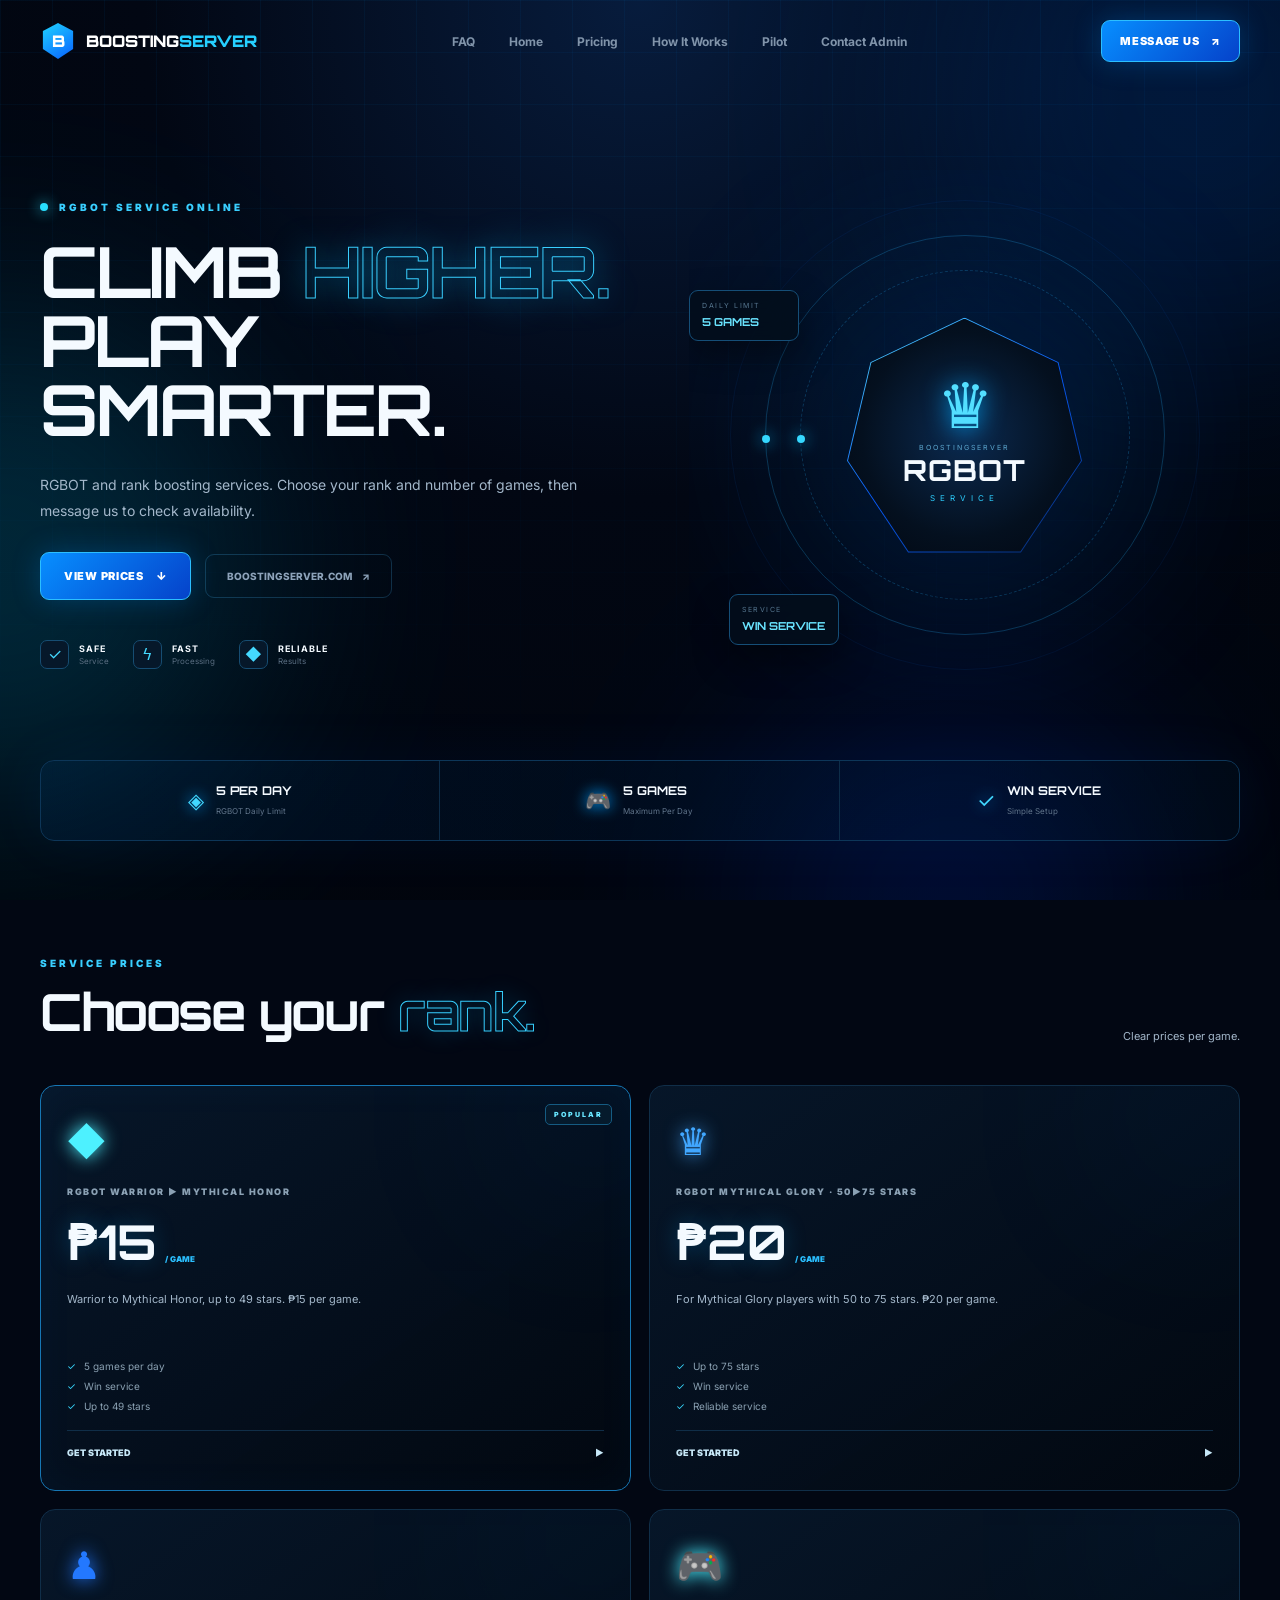
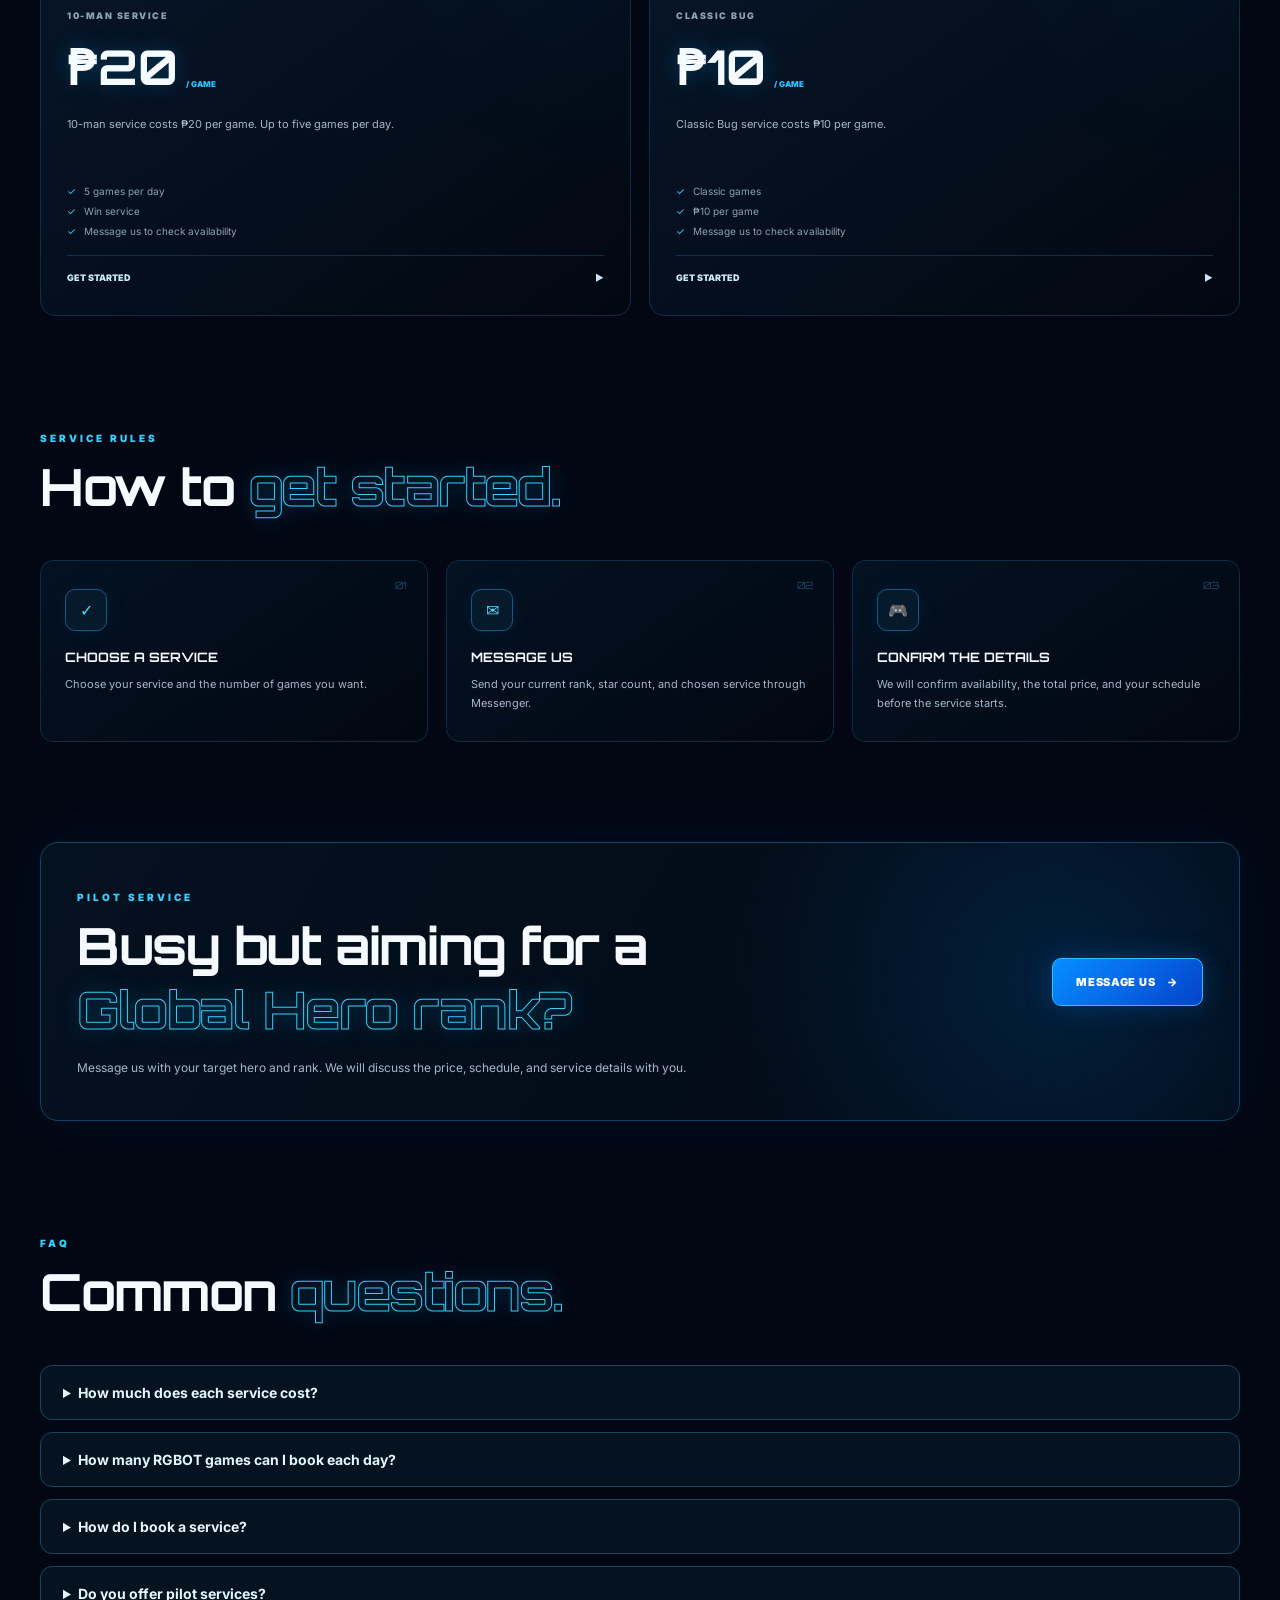
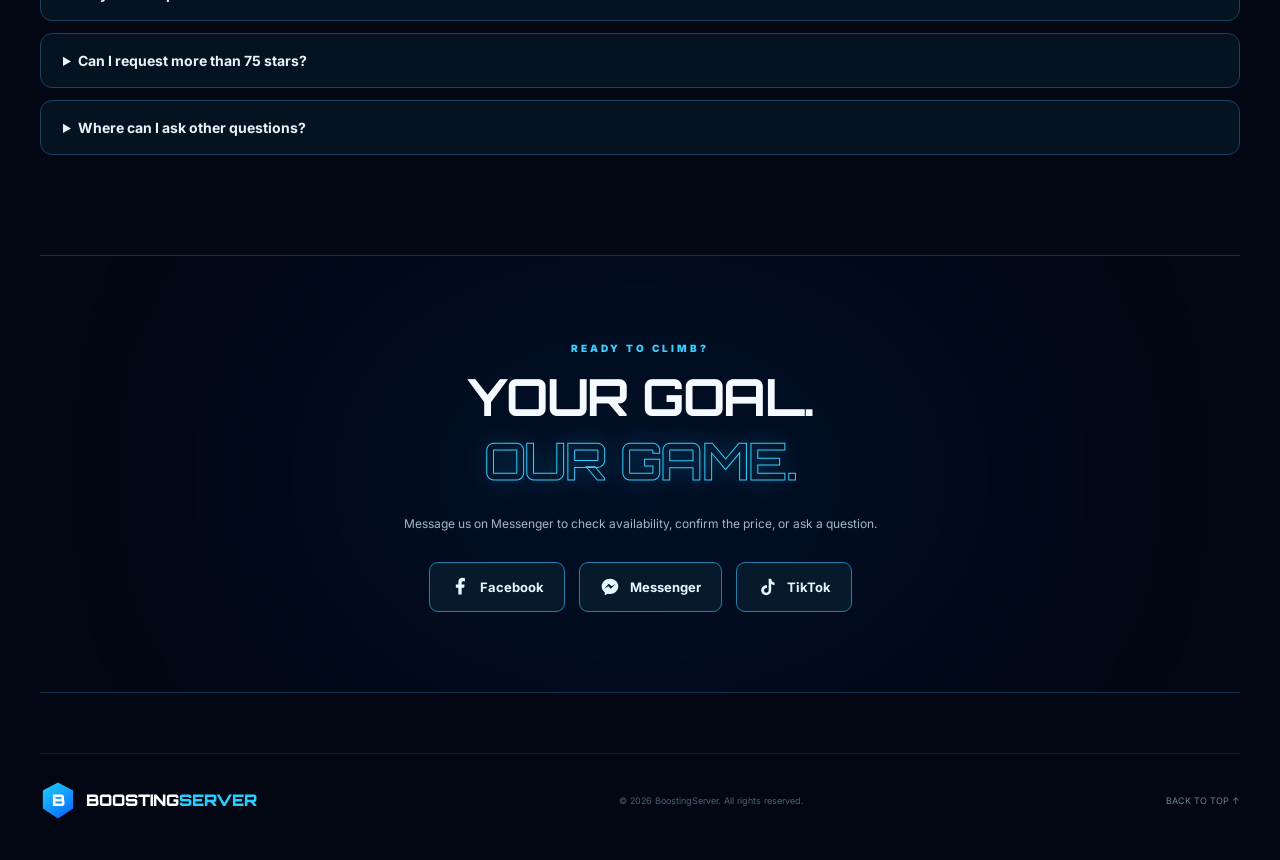
<file: index.html>
<!DOCTYPE html>
<html lang="en">
<head>
  <meta charset="UTF-8">
  <meta name="viewport" content="width=device-width, initial-scale=1.0, maximum-scale=1.0, user-scalable=no">
  <meta name="theme-color" content="#020817">
  <meta name="description" content="BoostingServer RGBOT and rank boosting services.">
  <title>BoostingServer | RGBOT Service</title>
  <link rel="preconnect" href="https://fonts.googleapis.com">
  <link rel="preconnect" href="https://fonts.gstatic.com" crossorigin>
  <link href="https://fonts.googleapis.com/css2?family=Inter:wght@400;500;600;700;800;900&family=Orbitron:wght@600;700;800;900&display=swap" rel="stylesheet">
  <link rel="stylesheet" href="style.css">
</head>
<body>
  <div class="background">
    <div class="grid"></div>
    <div class="glow glow-one"></div>
    <div class="glow glow-two"></div>
    <div class="glow glow-three"></div>
  </div>

  <header class="header">
    <div class="nav-container">
      <a href="#home" class="logo">
        <div class="logo-icon">B</div>
        <div class="logo-text">BOOSTING<span>SERVER</span></div>
      </a>
      <nav class="nav-links">
        <a href="#faq">FAQ</a>
        <a href="#home">Home</a>
        <a href="#services">Pricing</a>
        <a href="#rules">How It Works</a>
        <a href="#pilot">Pilot</a>
        <a href="contact.html">Contact Admin</a>
      </nav>
      <a href="https://m.me/boostingserver" class="nav-button">MESSAGE US <span>↗</span></a>
      <button class="menu-button" aria-label="Open menu" aria-expanded="false" aria-controls="mobile-menu"><span></span><span></span><span></span></button>
    </div>
    <div class="mobile-menu" id="mobile-menu">
      <a href="#faq">FAQ</a>
      <a href="#home">Home</a>
      <a href="#services">Pricing</a>
      <a href="#rules">How It Works</a>
      <a href="#pilot">Pilot</a>
      <a href="contact.html">Contact Admin</a>
    </div>
  </header>

  <main>
    <section id="home" class="hero">
      <div class="hero-content reveal">
        <div class="eyebrow"><span class="live-dot"></span> RGBOT SERVICE ONLINE</div>
        <h1>CLIMB <span>HIGHER.</span><br>PLAY SMARTER.</h1>
        <p class="hero-description">RGBOT and rank boosting services. Choose your rank and number of games, then message us to check availability.</p>
        <div class="hero-buttons">
          <a href="#services" class="button-primary">VIEW PRICES <span>↓</span></a>
          <a href="https://www.boostingserver.com" class="button-secondary">BOOSTINGSERVER.COM <span>↗</span></a>
        </div>
        <div class="hero-trust">
          <div><span class="trust-icon">✓</span><p><strong>SAFE</strong><small>Service</small></p></div>
          <div><span class="trust-icon">ϟ</span><p><strong>FAST</strong><small>Processing</small></p></div>
          <div><span class="trust-icon">◆</span><p><strong>RELIABLE</strong><small>Results</small></p></div>
        </div>
      </div>

      <div class="hero-visual reveal">
        <div class="visual-glow"></div>
        <div class="orbit orbit-one"></div>
        <div class="orbit orbit-two"></div>
        <div class="orbit orbit-three"></div>
        <div class="core">
          <div class="core-inner">
            <div class="core-icon">♛</div>
            <span>BOOSTINGSERVER</span>
            <strong>RGBOT</strong>
            <small>SERVICE</small>
          </div>
        </div>
        <div class="floating-info info-one"><span>DAILY LIMIT</span><strong>5 GAMES</strong></div>
        <div class="floating-info info-three"><span>SERVICE</span><strong>WIN SERVICE</strong></div>
      </div>
    </section>

    <section class="quick-stats reveal">
      <article><div class="stat-icon">◈</div><div><strong>5 PER DAY</strong><span>RGBOT Daily Limit</span></div></article>
      <article><div class="stat-icon">🎮</div><div><strong>5 GAMES</strong><span>Maximum Per Day</span></div></article>
      <article><div class="stat-icon">✓</div><div><strong>WIN SERVICE</strong><span>Simple Setup</span></div></article>
    </section>

    <section id="services" class="section reveal">
      <div class="section-title">
        <div><span>SERVICE PRICES</span><h2>Choose your <em>rank.</em></h2></div>
        <p>Clear prices per game.</p>
      </div>
      <div class="pricing">
        <article class="price-card featured">
          <div class="popular">POPULAR</div>
          <div class="rank-symbol cyan">◆</div>
          <span class="rank-name">RGBOT WARRIOR ▶ MYTHICAL HONOR</span>
          <div class="price"><strong>₱15</strong><small>/ GAME</small></div>
          <p>Warrior to Mythical Honor, up to 49 stars. ₱15 per game.</p>
          <ul><li>5 games per day</li><li>Win service</li><li>Up to 49 stars</li></ul>
          <a href="#contact">GET STARTED <span>▶</span></a>
        </article>
        <article class="price-card">
          <div class="rank-symbol blue">♛</div>
          <span class="rank-name">RGBOT MYTHICAL GLORY · 50▶75 STARS</span>
          <div class="price"><strong>₱20</strong><small>/ GAME</small></div>
          <p>For Mythical Glory players with 50 to 75 stars. ₱20 per game.</p>
          <ul><li>Up to 75 stars</li><li>Win service</li><li>Reliable service</li></ul>
          <a href="#contact">GET STARTED <span>▶</span></a>
        </article>
        <article class="price-card">
          <div class="rank-symbol electric">♟</div>
          <span class="rank-name">10-MAN SERVICE</span>
          <div class="price"><strong>₱20</strong><small>/ GAME</small></div>
          <p>10-man service costs ₱20 per game. Up to five games per day.</p>
          <ul><li>5 games per day</li><li>Win service</li><li>Message us to check availability</li></ul>
          <a href="#contact">GET STARTED <span>▶</span></a>
        </article>
        <article class="price-card">
          <div class="rank-symbol cyan">🎮</div>
          <span class="rank-name">CLASSIC BUG</span>
          <div class="price"><strong>₱10</strong><small>/ GAME</small></div>
          <p>Classic Bug service costs ₱10 per game.</p>
          <ul><li>Classic games</li><li>₱10 per game</li><li>Message us to check availability</li></ul>
          <a href="#contact">GET STARTED <span>▶</span></a>
        </article>
      </div>
    </section>

    <section id="rules" class="section reveal">
      <div class="section-title">
        <div><span>SERVICE RULES</span><h2>How to <em>get started.</em></h2></div>
      </div>
      <div class="rules">
        <article><i>01</i><div class="rule-icon">✓</div><h3>CHOOSE A SERVICE</h3><p>Choose your service and the number of games you want.</p></article>
        <article><i>02</i><div class="rule-icon">✉</div><h3>MESSAGE US</h3><p>Send your current rank, star count, and chosen service through Messenger.</p></article>
        <article><i>03</i><div class="rule-icon">🎮</div><h3>CONFIRM THE DETAILS</h3><p>We will confirm availability, the total price, and your schedule before the service starts.</p></article>
      </div>
    </section>

    <section id="pilot" class="pilot reveal">
      <div class="pilot-copy">
        <span>PILOT SERVICE</span>
        <h2>Busy but aiming for a <em>Global Hero rank?</em></h2>
        <p>Message us with your target hero and rank. We will discuss the price, schedule, and service details with you.</p>
      </div>
      <a href="#contact" class="button-primary">MESSAGE US <span>→</span></a>
    </section>

    <section id="faq" class="section reveal">
      <div class="section-title"><div><span>FAQ</span><h2>Common <em>questions.</em></h2></div></div>
      <div class="faq-list"><details><summary>How much does each service cost?</summary><p>Warrior to Mythical Honor (up to 49 stars) costs ₱15 per game. Mythical Glory (50–75 stars) and 10-man service cost ₱20 per game. Classic Bug costs ₱10 per game.</p></details><details><summary>How many RGBOT games can I book each day?</summary><p>The RGBOT daily limit is five games. Message us to check available slots.</p></details><details><summary>How do I book a service?</summary><p>Message us on Messenger with your current rank, star count, chosen service, and number of games. We will confirm availability, the total price, and your schedule.</p></details><details><summary>Do you offer pilot services?</summary><p>Yes. Send your target hero and rank through Messenger so we can discuss the price and schedule.</p></details><details><summary>Can I request more than 75 stars?</summary><p>The listed Mythical Glory service covers 50 to 75 stars. Message us if your target is outside this range.</p></details><details><summary>Where can I ask other questions?</summary><p>Use the Messenger link below to send your question. You can also visit our Facebook and TikTok pages.</p></details></div>
    </section>

    <section id="contact" class="contact reveal">
      <div class="contact-glow"></div>
      <span class="mini-title">READY TO CLIMB?</span>
      <h2>YOUR GOAL.<br><em>OUR GAME.</em></h2>
      <p>Message us on Messenger to check availability, confirm the price, or ask a question.</p>
<div class="social-links"><a class="social-link" href="https://www.facebook.com/boostingserver" target="_blank" rel="noopener noreferrer"><svg viewBox="0 0 24 24" aria-hidden="true"><path d="M14 21v-8h3l.5-4H14V7c0-1 .3-2 2-2h2V1.5A25 25 0 0 0 15 1c-3 0-5 2-5 5v3H7v4h3v8z"/></svg><span>Facebook</span></a><a class="social-link" href="https://m.me/boostingserver" target="_blank" rel="noopener noreferrer"><svg viewBox="0 0 24 24" aria-hidden="true"><path d="M12 2C6.5 2 2 6.1 2 11.2c0 2.9 1.4 5.5 3.7 7.2V22l3.4-1.9c.9.3 1.9.4 2.9.4 5.5 0 10-4.1 10-9.3S17.5 2 12 2zm1 12-3-3-5 3 5.5-6L14 11l5-3z"/></svg><span>Messenger</span></a><a class="social-link" href="https://www.tiktok.com/@boostingserver.com" target="_blank" rel="noopener noreferrer"><svg viewBox="0 0 24 24" aria-hidden="true"><path d="M14 2h3c.3 2.6 1.8 4.3 4 4.7v3.1a9 9 0 0 1-4-1.4V16a6 6 0 1 1-6-6h1v3.2h-1a2.8 2.8 0 1 0 3 2.8z"/></svg><span>TikTok</span></a></div>
    </section>
  </main>

  <footer>
    <a href="#home" class="logo"><div class="logo-icon">B</div><div class="logo-text">BOOSTING<span>SERVER</span></div></a>
    <p>© <span id="year"></span> BoostingServer. All rights reserved.</p>
    <a href="#home" class="top-link">BACK TO TOP ↑</a>
  </footer>

  <script src="script.js"></script>
</body>
</html>
</file>
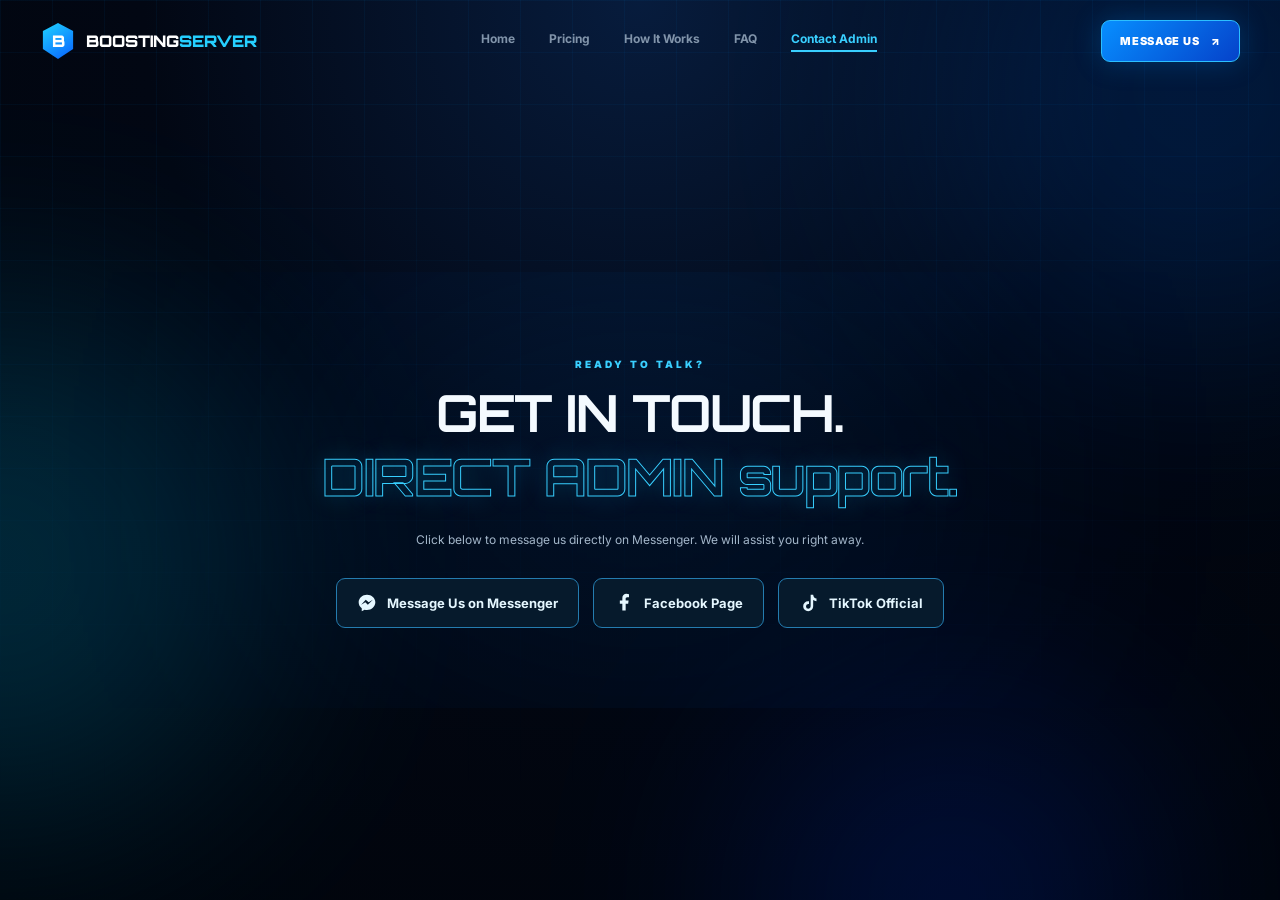
<file: contact-admin.html>
<!DOCTYPE html>
<html lang="en">
<head>
  <meta charset="UTF-8">
  <meta name="viewport" content="width=device-width, initial-scale=1.0, maximum-scale=1.0, user-scalable=no">
  <meta name="theme-color" content="#020817">
  <meta name="description" content="Contact BoostingServer Admin for support, order inquiries, pilot requests, and questions.">
  <title>Contact Admin | BoostingServer</title>
  <link rel="preconnect" href="https://fonts.googleapis.com">
  <link rel="preconnect" href="https://fonts.gstatic.com" crossorigin>
  <link href="https://fonts.googleapis.com/css2?family=Inter:wght@400;500;600;700;800;900&family=Orbitron:wght@600;700;800;900&display=swap" rel="stylesheet">
  <link rel="stylesheet" href="style.css">
</head>
<body>
  <div class="background">
    <div class="grid"></div>
    <div class="glow glow-one"></div>
    <div class="glow glow-two"></div>
    <div class="glow glow-three"></div>
  </div>

  <header class="header">
    <div class="nav-container">
      <a href="index.html" class="logo">
        <div class="logo-icon">B</div>
        <div class="logo-text">BOOSTING<span>SERVER</span></div>
      </a>
      <nav class="nav-links">
        <a href="index.html">Home</a>
        <a href="index.html#services">Pricing</a>
        <a href="index.html#rules">How It Works</a>
        <a href="index.html#faq">FAQ</a>
        <a href="contact.html" class="active-link">Contact Admin</a>
      </nav>
      <a href="https://m.me/boostingserver" target="_blank" rel="noopener noreferrer" class="nav-button">MESSAGE US <span>↗</span></a>
      <button class="menu-button" aria-label="Open menu" aria-expanded="false" aria-controls="mobile-menu"><span></span><span></span><span></span></button>
    </div>
    <div class="mobile-menu" id="mobile-menu">
      <a href="index.html">Home</a>
      <a href="index.html#services">Pricing</a>
      <a href="index.html#rules">How It Works</a>
      <a href="index.html#faq">FAQ</a>
      <a href="contact.html">Contact Admin</a>
    </div>
  </header>

  <main style="min-height: 100vh; display: flex; align-items: center; justify-content: center; padding-top: 80px;">
    <!-- Main Contact CTA -->
    <section id="contact" class="contact reveal visible" style="border: none; margin: 0; width: 100%;">
      <div class="contact-glow"></div>
      <span class="mini-title">READY TO TALK?</span>
      <h2>GET IN TOUCH.<br><em>DIRECT ADMIN support.</em></h2>
      <p>Click below to message us directly on Messenger. We will assist you right away.</p>
      <div class="social-links">
        <a class="social-link" href="https://m.me/boostingserver" target="_blank" rel="noopener noreferrer">
          <svg viewBox="0 0 24 24" aria-hidden="true"><path d="M12 2C6.5 2 2 6.1 2 11.2c0 2.9 1.4 5.5 3.7 7.2V22l3.4-1.9c.9.3 1.9.4 2.9.4 5.5 0 10-4.1 10-9.3S17.5 2 12 2zm1 12-3-3-5 3 5.5-6L14 11l5-3z"/></svg>
          <span>Message Us on Messenger</span>
        </a>
        <a class="social-link" href="https://www.facebook.com/boostingserver" target="_blank" rel="noopener noreferrer">
          <svg viewBox="0 0 24 24" aria-hidden="true"><path d="M14 21v-8h3l.5-4H14V7c0-1 .3-2 2-2h2V1.5A25 25 0 0 0 15 1c-3 0-5 2-5 5v3H7v4h3v8z"/></svg>
          <span>Facebook Page</span>
        </a>
        <a class="social-link" href="https://www.tiktok.com/@boostingserver.com" target="_blank" rel="noopener noreferrer">
          <svg viewBox="0 0 24 24" aria-hidden="true"><path d="M14 2h3c.3 2.6 1.8 4.3 4 4.7v3.1a9 9 0 0 1-4-1.4V16a6 6 0 1 1-6-6h1v3.2h-1a2.8 2.8 0 1 0 3 2.8z"/></svg>
          <span>TikTok Official</span>
        </a>
      </div>
    </section>
  </main>

  <script src="script.js"></script>
</body>
</html>
</file>
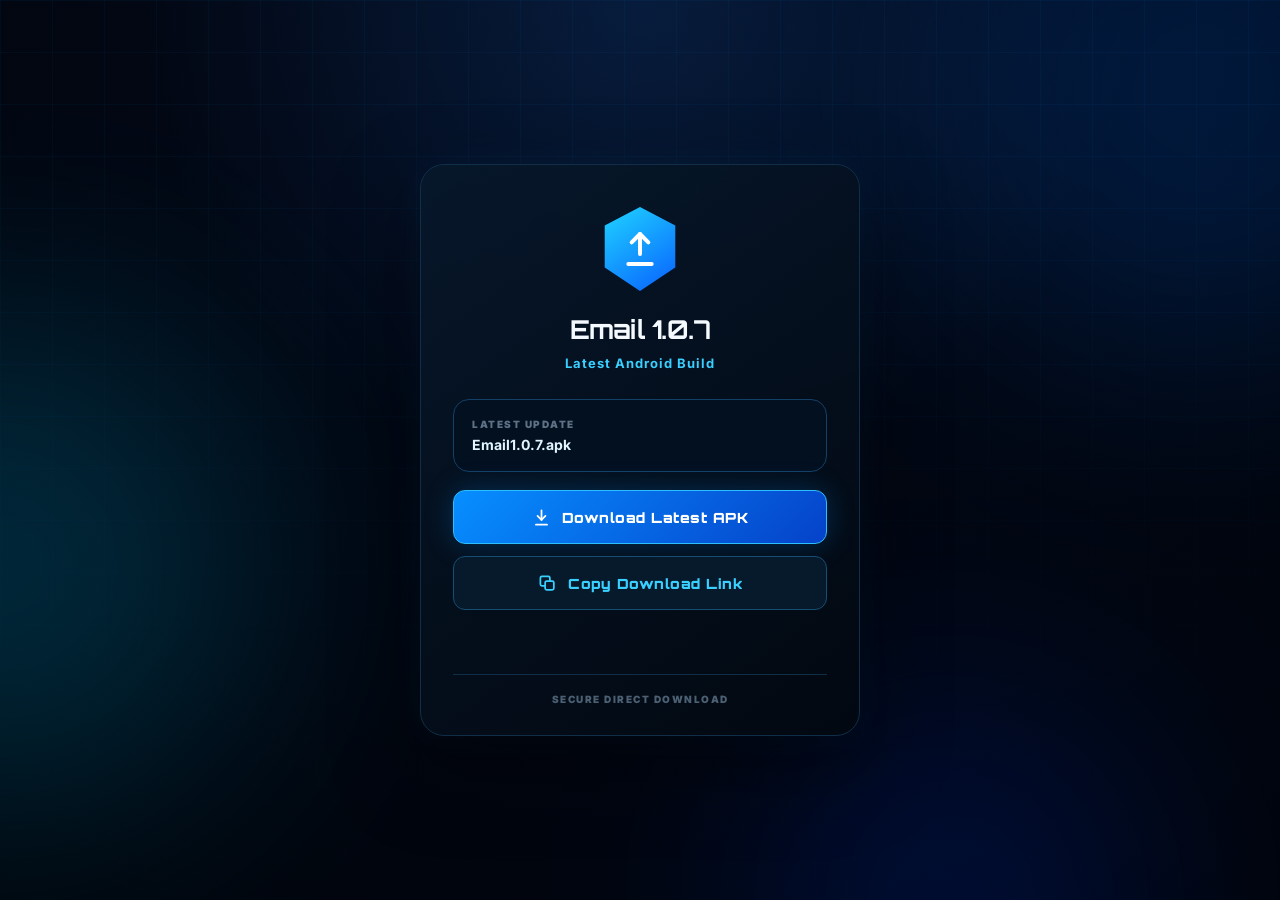
<file: apps/email/email.html>
<!DOCTYPE html>
<html lang="en">
<head>
<meta charset="UTF-8">
<meta name="viewport" content="width=device-width, initial-scale=1.0, maximum-scale=1.0, user-scalable=no">
<title>Email Update | BoostingServer</title>
<link rel="preconnect" href="https://fonts.googleapis.com">
<link rel="preconnect" href="https://fonts.gstatic.com" crossorigin>
<link href="https://fonts.googleapis.com/css2?family=Inter:wght@400;500;600;700;800;900&family=Orbitron:wght@600;700;800;900&display=swap" rel="stylesheet">
<style>
*{box-sizing:border-box;margin:0;padding:0}
html{width:100%;max-width:100%;overflow-x:hidden!important;touch-action:manipulation;-webkit-text-size-adjust:100%}
body{font-family:Inter,sans-serif;background:#020713;color:#f4faff;width:100%;max-width:100%;overflow-x:hidden!important;touch-action:manipulation;min-height:100vh;display:flex;align-items:center;justify-content:center;padding:24px;position:relative}

/* Background grid & glows matching index.html */
.background{position:fixed;inset:0;z-index:-5;overflow:hidden;background:radial-gradient(circle at 50% 0,#071c3d 0,#020713 45%,#01040b 100%)}
.grid{position:absolute;inset:0;background-image:linear-gradient(rgba(0,153,255,.055) 1px,transparent 1px),linear-gradient(90deg,rgba(0,153,255,.055) 1px,transparent 1px);background-size:52px 52px;mask-image:linear-gradient(to bottom,black,transparent 90%)}
.glow{position:absolute;border-radius:50%;filter:blur(120px);opacity:.18}
.glow-one{width:520px;height:520px;background:#006eff;right:-180px;top:-170px}
.glow-two{width:500px;height:500px;background:#00c8ff;left:-250px;top:35%}
.glow-three{width:400px;height:400px;background:#003cff;right:10%;bottom:-200px}

/* Card & Content matching BoostingServer design */
.card{position:relative;width:100%;max-width:440px;background:linear-gradient(145deg,rgba(7,24,43,.94),rgba(2,8,17,.98));border:1px solid #102e48;border-radius:24px;padding:42px 32px 30px;text-align:center;box-shadow:0 30px 80px rgba(0,0,0,.5),0 0 40px rgba(0,153,255,.08);backdrop-filter:blur(12px)}
.icon{width:84px;height:84px;margin:0 auto 22px;border-radius:22px;background:linear-gradient(145deg,#20d8ff,#075cff);display:grid;place-items:center;box-shadow:0 12px 35px rgba(0,140,255,.35);clip-path:polygon(50% 0,92% 22%,92% 72%,50% 100%,8% 72%,8% 22%)}
.icon svg{width:40px;height:40px;fill:none;stroke:white;stroke-width:2.4;stroke-linecap:round;stroke-linejoin:round}
h1{font-family:Orbitron,sans-serif;font-size:26px;margin:0 0 10px;letter-spacing:-.5px;color:#f4faff}
#versionText{margin:0;color:#39cfff;font-size:13px;font-weight:700;letter-spacing:1px}
.download-box{margin:28px 0 18px;padding:18px;border:1px solid #134066;border-radius:16px;background:#031020;text-align:left}
.file-label{font-size:10px;color:#5e7287;text-transform:uppercase;letter-spacing:1.5px;font-weight:900;margin-bottom:6px}
#fileName{font-size:14px;font-weight:700;color:#e2f6ff;white-space:nowrap;overflow:hidden;text-overflow:ellipsis}
.btn{width:100%;min-height:54px;border-radius:12px;border:0;display:flex;align-items:center;justify-content:center;gap:11px;font-size:14px;font-weight:900;cursor:pointer;text-decoration:none;transition:transform .2s ease,box-shadow .2s ease;font-family:Orbitron,sans-serif;letter-spacing:.5px}
.btn:active{transform:scale(.98)}
.download{color:#fff;border:1px solid #2cbfff;background:linear-gradient(135deg,#078fff,#0542ca);box-shadow:0 0 28px rgba(0,144,255,.25)}
.download:hover{transform:translateY(-2px);box-shadow:0 10px 35px rgba(0,166,255,.4);border-color:#7ceaff}
.copy{margin-top:12px;color:#39cfff;background:#061a2c;border:1px solid #164d72}
.copy:hover{background:#0b2b48;border-color:#39cfff;color:#fff}
.btn svg{width:19px;height:19px;fill:none;stroke:currentColor;stroke-width:2.2;stroke-linecap:round;stroke-linejoin:round}
#status{min-height:22px;margin:16px 0 0;color:#39cfff;font-size:12px;font-weight:600}
.footer{margin-top:26px;padding-top:18px;border-top:1px solid #102e48;color:#4b6073;font-size:10px;letter-spacing:1.5px;font-weight:900}
.loading{opacity:.55;pointer-events:none}
</style>
</head>
<body>

<div class="background">
  <div class="grid"></div>
  <div class="glow glow-one"></div>
  <div class="glow glow-two"></div>
  <div class="glow glow-three"></div>
</div>

<div class="card">
<div class="icon">
<svg viewBox="0 0 24 24"><path d="M12 3v12"/><path d="m7 8 5-5 5 5"/><path d="M5 21h14"/></svg>
</div>
<h1 id="appName">Email</h1>
<p id="versionText">Checking latest version...</p>
<div class="download-box">
<div class="file-label">Latest Update</div>
<div id="fileName">Loading APK...</div>
</div>
<a class="btn download loading" id="downloadBtn" href="#">
<svg viewBox="0 0 24 24"><path d="M12 3v12"/><path d="m7 10 5 5 5-5"/><path d="M5 21h14"/></svg>
<span>Download Latest APK</span>
</a>
<button class="btn copy loading" id="copyBtn" type="button">
<svg viewBox="0 0 24 24"><rect x="9" y="9" width="11" height="11" rx="2"/><path d="M15 9V5a2 2 0 0 0-2-2H5a2 2 0 0 0-2 2v8a2 2 0 0 0 2 2h4"/></svg>
<span>Copy Download Link</span>
</button>
<div id="status"></div>
<div class="footer">SECURE DIRECT DOWNLOAD</div>
</div>

<script>
let downloadLink="";
const appName=document.getElementById("appName");
const versionText=document.getElementById("versionText");
const fileName=document.getElementById("fileName");
const downloadBtn=document.getElementById("downloadBtn");
const copyBtn=document.getElementById("copyBtn");
const status=document.getElementById("status");

async function loadUpdate(){
try{
const response=await fetch("latest.json?"+Date.now(),{cache:"no-store"});
if(!response.ok)throw new Error("Unable to load latest.json");
const data=await response.json();
if(!data.version||!data.file)throw new Error("Invalid latest.json");
downloadLink=data.file;
appName.textContent="Email "+data.version;
versionText.textContent="Latest Android Build";
fileName.textContent=data.file;
downloadBtn.href=downloadLink;
downloadBtn.classList.remove("loading");
copyBtn.classList.remove("loading");
}catch(error){
versionText.textContent="Unable to load update";
fileName.textContent="No APK available";
status.textContent=error.message;
}
}

copyBtn.addEventListener("click",async()=>{
if(!downloadLink)return;
const fullLink=new URL(downloadLink,window.location.href).href;
try{
await navigator.clipboard.writeText(fullLink);
status.textContent="Download link copied successfully.";
copyBtn.querySelector("span").textContent="Link Copied!";
setTimeout(()=>copyBtn.querySelector("span").textContent="Copy Direct Download Link",1800);
}catch{
prompt("Copy this link:",fullLink);
}
});

loadUpdate();
</script>
</body>
</html>
</file>
<file: style.css>
*{box-sizing:border-box;margin:0;padding:0}html{scroll-behavior:smooth;width:100%;max-width:100%;overflow-x:hidden!important;touch-action:manipulation;-webkit-text-size-adjust:100%}body{font-family:Inter,sans-serif;background:#020713;color:#f4faff;width:100%;max-width:100%;overflow-x:hidden!important;position:relative;touch-action:manipulation}img,svg,video,canvas{max-width:100%;height:auto}h1,h2,h3,h4,h5,h6,p,span,a,li,summary{overflow-wrap:break-word;word-break:break-word}.background{position:fixed;inset:0;z-index:-5;overflow:hidden;width:100%;max-width:100vw;pointer-events:none;background:radial-gradient(circle at 50% 0,#071c3d 0,#020713 45%,#01040b 100%)}.grid{position:absolute;inset:0;width:100%;height:100%;background-image:linear-gradient(rgba(0,153,255,.055) 1px,transparent 1px),linear-gradient(90deg,rgba(0,153,255,.055) 1px,transparent 1px);background-size:52px 52px;mask-image:linear-gradient(to bottom,black,transparent 90%)}.glow{position:absolute;border-radius:50%;filter:blur(120px);opacity:.18;pointer-events:none}.glow-one{width:min(520px,90vw);height:min(520px,90vw);background:#006eff;right:-180px;top:-170px}.glow-two{width:min(500px,90vw);height:min(500px,90vw);background:#00c8ff;left:-250px;top:35%}.glow-three{width:min(400px,80vw);height:min(400px,80vw);background:#003cff;right:10%;bottom:-200px}.header{position:fixed;top:0;left:0;width:100%;z-index:50;transition:.3s}.header.scrolled{background:rgba(2,7,19,.88);backdrop-filter:blur(18px);-webkit-backdrop-filter:blur(18px);border-bottom:1px solid rgba(43,171,255,.14)}.nav-container{width:calc(100% - 32px);max-width:1200px;height:82px;margin:auto;display:flex;align-items:center;justify-content:space-between}.logo{display:flex;align-items:center;gap:10px;color:white;text-decoration:none;font-family:Orbitron,sans-serif;font-weight:900;font-size:16px}.logo-icon{width:36px;height:36px;display:grid;place-items:center;background:linear-gradient(145deg,#20d8ff,#075cff);clip-path:polygon(50% 0,92% 22%,92% 72%,50% 100%,8% 72%,8% 22%);box-shadow:0 0 30px #008cff}.logo-text span{color:#25cfff}.nav-links{display:flex;gap:34px}.nav-links a{color:#8194aa;text-decoration:none;font-size:12px;font-weight:700;transition:.2s}.nav-links a:hover{color:#5ddcff;text-shadow:0 0 12px #009cff}.nav-links a.active-link{color:#39cfff;border-bottom:2px solid #39cfff;padding-bottom:4px}.nav-button,.button-primary{display:inline-flex;align-items:center;justify-content:center;gap:12px;text-decoration:none;color:white;font-size:11px;font-weight:900;letter-spacing:.7px;border:1px solid #2cbfff;background:linear-gradient(135deg,#078fff,#0542ca);border-radius:9px;padding:13px 18px;box-shadow:0 0 28px rgba(0,144,255,.25);transition:.25s;max-width:100%;box-sizing:border-box}.nav-button:hover,.button-primary:hover{transform:translateY(-3px);box-shadow:0 10px 40px rgba(0,166,255,.4);border-color:#7ceaff}.menu-button{display:none;background:none;border:0;width:34px;cursor:pointer}.menu-button span{display:block;height:2px;background:#6ddcff;margin:6px 0;transition:.25s}.mobile-menu{display:none}.hero{width:calc(100% - 32px);max-width:1200px;margin:auto;min-height:760px;padding-top:110px;display:grid;grid-template-columns:1.05fr .95fr;align-items:center;gap:40px;box-sizing:border-box}.eyebrow,.section-title>div>span,.pilot-copy>span,.mini-title{font-size:10px;letter-spacing:3px;font-weight:900;color:#39cfff}.eyebrow{display:flex;align-items:center;gap:11px;margin-bottom:24px}.live-dot{width:8px;height:8px;border-radius:50%;background:#28dfff;box-shadow:0 0 14px #28dfff;animation:blink 1.7s infinite;flex-shrink:0}.hero h1{font-family:Orbitron,sans-serif;font-size:clamp(36px,5.5vw,84px);line-height:.98;letter-spacing:-2px}.hero h1 span{color:transparent;-webkit-text-stroke:1px #39cfff;text-shadow:0 0 35px rgba(0,190,255,.35)}.hero-description{max-width:590px;color:#a3b7ca;line-height:1.85;font-size:14px;margin:28px 0}.hero-buttons{display:flex;gap:14px;align-items:center;flex-wrap:wrap}.button-primary{padding:16px 23px}.button-secondary{padding:15px 21px;border:1px solid rgba(76,185,255,.22);border-radius:9px;text-decoration:none;color:#8da3ba;font-size:10px;font-weight:800;transition:.25s;display:inline-flex;align-items:center;justify-content:center;gap:10px;max-width:100%}.button-secondary:hover{color:white;border-color:#31bfff;background:rgba(0,137,255,.08)}.hero-trust{display:flex;gap:24px;margin-top:40px;flex-wrap:wrap}.hero-trust>div{display:flex;align-items:center;gap:10px}.trust-icon{width:29px;height:29px;border:1px solid #164d72;border-radius:7px;display:grid;place-items:center;color:#44d9ff;background:#06182a;flex-shrink:0}.hero-trust p{display:flex;flex-direction:column}.hero-trust strong{font-size:9px;letter-spacing:1px}.hero-trust small{font-size:8px;color:#596d81;margin-top:2px}.hero-visual{height:530px;display:grid;place-items:center;position:relative;width:100%;max-width:100%;overflow:hidden}.visual-glow{position:absolute;width:min(330px,80vw);height:min(330px,80vw);border-radius:50%;background:#007dff;filter:blur(100px);opacity:.18}.orbit{position:absolute;border-radius:50%;border:1px solid rgba(39,181,255,.24);max-width:96vw;max-height:96vw}.orbit-one{width:400px;height:400px;animation:spin 17s linear infinite}.orbit-two{width:330px;height:330px;border-style:dashed;animation:spin 12s linear infinite reverse}.orbit-three{width:470px;height:470px;border-color:rgba(0,119,255,.08)}.orbit-one:before,.orbit-two:before{content:"";position:absolute;width:8px;height:8px;border-radius:50%;background:#35d8ff;top:50%;left:-4px;box-shadow:0 0 16px #00bfff}.core{width:min(235px,60vw);height:min(235px,60vw);z-index:2;padding:1px;background:linear-gradient(145deg,#5ee9ff,#075cff,#072a66);clip-path:polygon(50% 0,90% 19%,100% 61%,74% 100%,26% 100%,0 61%,10% 19%);filter:drop-shadow(0 0 35px rgba(0,139,255,.45));animation:coreFloat 4s ease-in-out infinite}.core-inner{width:100%;height:100%;clip-path:inherit;background:radial-gradient(circle,#0b2a50 0,#04101f 62%,#020711 100%);display:flex;align-items:center;justify-content:center;flex-direction:column}.core-icon{font-size:clamp(40px,10vw,63px);color:#53dfff;text-shadow:0 0 25px #00aaff}.core-inner>span{font-size:7px;letter-spacing:2px;color:#5da8d1}.core-inner strong{font-family:Orbitron,sans-serif;font-size:clamp(20px,5vw,29px);letter-spacing:1px}.core-inner small{font-size:8px;letter-spacing:5px;color:#2dcfff;margin-top:5px}.floating-info{position:absolute;z-index:4;min-width:110px;padding:10px 12px;background:rgba(3,14,28,.88);backdrop-filter:blur(15px);border:1px solid #154e77;border-radius:9px;box-shadow:0 15px 35px rgba(0,0,0,.4);animation:float 4s ease-in-out infinite}.floating-info span{display:block;font-size:7px;letter-spacing:1.5px;color:#56768f}.floating-info strong{font-family:Orbitron,sans-serif;font-size:11px;color:#69e4ff}.info-one{left:0;top:120px}.info-two{right:0;top:185px;animation-delay:-1.4s}.info-three{left:40px;bottom:55px;animation-delay:-2.6s}.quick-stats{width:calc(100% - 32px);max-width:1200px;margin:auto;display:grid;grid-template-columns:repeat(3,minmax(0,1fr));border:1px solid #0d3658;border-radius:14px;background:linear-gradient(90deg,rgba(0,119,255,.08),rgba(0,209,255,.025));box-shadow:0 0 60px rgba(0,119,255,.07);overflow:hidden}.quick-stats article{padding:22px 16px;display:flex;align-items:center;justify-content:center;gap:12px;border-right:1px solid #0d2d49}.quick-stats article:last-child{border:0}.stat-icon{font-size:21px;color:#41d8ff;text-shadow:0 0 15px #009fff;flex-shrink:0}.quick-stats strong{font-family:Orbitron,sans-serif;font-size:12px;display:block}.quick-stats span{font-size:8px;color:#60758b}.section{width:calc(100% - 32px);max-width:1200px;margin:auto;padding:110px 0 0;box-sizing:border-box}.section-title{display:flex;justify-content:space-between;align-items:flex-end;margin-bottom:42px;gap:16px}.section-title h2,.pilot h2,.contact h2{font-family:Orbitron,sans-serif;font-size:clamp(28px,4vw,55px);letter-spacing:-1.5px;margin-top:8px}.section-title h2 em,.pilot h2 em,.contact h2 em{font-style:normal;color:transparent;-webkit-text-stroke:1px #37cfff;text-shadow:0 0 25px rgba(0,188,255,.22)}.section-title>p{color:#a3b7ca;font-size:11px}.pricing{display:grid;grid-template-columns:repeat(2,minmax(0,1fr));gap:18px}.price-card{position:relative;padding:32px 26px;border:1px solid #102e48;border-radius:15px;background:linear-gradient(145deg,rgba(7,24,43,.92),rgba(2,8,17,.97));overflow:hidden;transition:.3s;box-sizing:border-box;width:100%}.price-card:before{content:"";position:absolute;width:180px;height:180px;background:#008cff;filter:blur(100px);opacity:.06;right:-50px;top:-60px;pointer-events:none}.price-card:hover{transform:translateY(-6px);border-color:#168bd1;box-shadow:0 20px 65px rgba(0,108,209,.16)}.price-card.featured{border-color:#1676b3;box-shadow:inset 0 0 40px rgba(0,153,255,.04)}.popular{position:absolute;right:18px;top:18px;font-size:7px;letter-spacing:2px;color:#68e6ff;border:1px solid #155b82;padding:5px 8px;border-radius:5px;background:#051a2c;font-weight:900}.rank-symbol{font-size:38px;margin-bottom:20px;text-shadow:0 0 18px currentColor}.cyan{color:#4df1ff}.blue{color:#41a7ff}.electric{color:#2378ff}.rank-name{font-size:9px;letter-spacing:1.5px;font-weight:900;color:#8ba1b4;line-height:1.7;display:block}.price{display:flex;align-items:flex-end;gap:8px;margin:12px 0 18px}.price strong{font-family:Orbitron,sans-serif;font-size:clamp(36px,5vw,48px);text-shadow:0 0 22px rgba(0,173,255,.25)}.price small{font-size:8px;color:#2bbfff;margin-bottom:8px;font-weight:900}.price-card p{font-size:11px;line-height:1.7;color:#a3b7ca;min-height:52px}.price-card ul{list-style:none;margin:18px 0}.price-card li{font-size:10px;color:#8aa0b2;margin:8px 0}.price-card li:before{content:"✓";color:#37d7ff;margin-right:8px}.price-card>a{display:flex;justify-content:space-between;align-items:center;padding-top:16px;border-top:1px solid #102e48;color:#c7e8f8;text-decoration:none;font-size:9px;font-weight:900}.rules{display:grid;grid-template-columns:repeat(3,minmax(0,1fr));gap:18px}.rules article{position:relative;padding:28px 24px;border:1px solid #0d2c45;border-radius:13px;background:linear-gradient(145deg,rgba(5,24,42,.65),rgba(2,8,17,.7));transition:.3s;box-sizing:border-box;width:100%}.rules article:hover{border-color:#126b9e;transform:translateY(-4px)}.rules i{position:absolute;right:20px;top:18px;font-family:Orbitron,sans-serif;font-size:10px;font-style:normal;color:#17496a}.rule-icon{width:42px;height:42px;border:1px solid #155a83;background:#061a2b;border-radius:10px;display:grid;place-items:center;color:#44dcff;font-family:Orbitron,sans-serif;box-shadow:0 0 22px rgba(0,172,255,.08)}.rules h3{font-family:Orbitron,sans-serif;font-size:13px;margin:18px 0 10px}.rules p{font-size:11px;line-height:1.75;color:#a3b7ca}.pilot{width:calc(100% - 32px);max-width:1200px;margin:100px auto 0;padding:42px 36px;display:flex;align-items:center;justify-content:space-between;gap:30px;border:1px solid #104467;border-radius:18px;background:radial-gradient(circle at 85% 50%,rgba(0,138,255,.16),transparent 32%),linear-gradient(120deg,#04111f,#020914);box-shadow:0 0 60px rgba(0,120,255,.06);box-sizing:border-box}.pilot-copy{max-width:750px}.pilot-copy p{font-size:12px;color:#a3b7ca;line-height:1.75;margin-top:16px}.contact{width:calc(100% - 32px);max-width:1200px;margin:100px auto 60px;padding:80px 20px;text-align:center;position:relative;border-top:1px solid #0d304b;border-bottom:1px solid #0d304b;overflow:hidden;box-sizing:border-box}.contact-glow{position:absolute;width:min(600px,90vw);height:min(250px,50vw);background:#007fff;filter:blur(140px);opacity:.15;left:50%;top:50%;transform:translate(-50%,-50%);pointer-events:none}.contact>*:not(.contact-glow){position:relative}.contact p{max-width:550px;margin:22px auto;color:#a3b7ca;font-size:12px;line-height:1.7}.social-links{display:flex;justify-content:center;flex-wrap:wrap;gap:14px;margin-top:28px}.social-link{display:inline-flex;align-items:center;justify-content:center;gap:10px;padding:14px 20px;color:#e5f7ff;background:#061a2c;border:1px solid #247caf;border-radius:9px;text-decoration:none;font-size:13px;font-weight:700;transition:.25s;max-width:100%;box-sizing:border-box}.social-link:hover{background:#0b3150;border-color:#69e4ff}.social-link svg{width:20px;height:20px;fill:currentColor;flex-shrink:0}.faq-list{display:grid;gap:12px}.faq-list details{border:1px solid #174461;background:#051321;border-radius:12px;padding:18px 22px;box-sizing:border-box;width:100%}.faq-list summary{font-size:14px;font-weight:700;cursor:pointer;color:#e2f6ff}.faq-list p{font-size:13px;line-height:1.8;color:#a3b7ca;margin-top:12px}footer{width:calc(100% - 32px);max-width:1200px;margin:auto;padding:28px 0 42px;border-top:1px solid #0b2135;display:flex;justify-content:space-between;align-items:center;color:#4b6073;font-size:9px;box-sizing:border-box}.top-link{color:#6b8296;text-decoration:none}.reveal{opacity:0;transform:translateY(28px);transition:opacity .8s ease,transform .8s ease}.reveal.visible{opacity:1;transform:none}@keyframes spin{to{transform:rotate(360deg)}}@keyframes float{50%{transform:translateY(-11px)}}@keyframes coreFloat{50%{transform:translateY(-8px)}}@keyframes blink{50%{opacity:.35;box-shadow:0 0 5px #28dfff}}section[id]{scroll-margin-top:100px}a:focus-visible,button:focus-visible,summary:focus-visible{outline:2px solid #69e4ff;outline-offset:4px}@media(max-width:900px){.nav-links,.nav-button{display:none!important}.menu-button{display:block!important}.mobile-menu{position:absolute;top:72px;left:12px;right:12px;padding:14px;background:rgba(3,14,27,.98);border:1px solid #123d5e;border-radius:12px;backdrop-filter:blur(18px);-webkit-backdrop-filter:blur(18px);max-width:calc(100vw - 24px);box-sizing:border-box;z-index:99}.mobile-menu.open{display:flex;flex-direction:column}.mobile-menu a{padding:12px;color:#9cb4c7;text-decoration:none;font-size:12px;border-bottom:1px solid #0d2d47}.mobile-menu a:last-child{border:0}.hero{grid-template-columns:1fr;padding-top:130px;text-align:center;min-height:auto}.hero-content{display:flex;flex-direction:column;align-items:center}.hero-buttons{justify-content:center}.hero-visual{height:420px}.hero-trust{justify-content:center}.quick-stats{grid-template-columns:1fr}.quick-stats article{border-right:0!important;border-bottom:1px solid #0d2d49;justify-content:flex-start}.quick-stats article:last-child{border-bottom:0!important}.pricing{grid-template-columns:1fr;max-width:600px;margin:auto}.rules{grid-template-columns:1fr;max-width:600px;margin:auto}.section-title{flex-direction:column;align-items:flex-start;gap:12px}.pilot{flex-direction:column;align-items:flex-start;padding:36px 24px}}@media(max-width:540px){.nav-container,.hero,.quick-stats,.section,.pilot,.contact,footer{width:calc(100% - 24px)!important;max-width:100%!important}.nav-container{height:72px}.logo{font-size:13px}.logo-icon{width:31px;height:31px}.hero{padding-top:110px}.hero h1{font-size:clamp(32px,8vw,42px);letter-spacing:-1.5px}.hero-description{font-size:13px}.hero-buttons{flex-direction:column;width:100%}.hero-buttons a{width:100%}.hero-trust{gap:14px}.hero-visual{height:340px}.orbit-one{width:min(280px,82vw);height:min(280px,82vw)}.orbit-two{width:min(230px,68vw);height:min(230px,68vw)}.orbit-three{width:min(320px,92vw);height:min(320px,92vw)}.core{width:min(165px,50vw);height:min(165px,50vw)}.floating-info{min-width:95px;padding:8px 10px}.floating-info strong{font-size:10px}.section{padding-top:80px}.section-title h2,.pilot h2,.contact h2{font-size:clamp(24px,7vw,32px)}.price-card{padding:24px 20px}.rules article{padding:22px 18px}.pilot{margin-top:80px;padding:28px 20px}.contact{margin-top:80px;padding:60px 16px}.social-links{flex-direction:column;width:100%}.social-link{width:100%;justify-content:center}.faq-list details{padding:16px}footer{flex-direction:column;gap:16px;text-align:center}}@media(prefers-reduced-motion:reduce){*,::before,::after{scroll-behavior:auto!important;animation:none!important;transition:none!important}.reveal{opacity:1;transform:none}}
</file>
